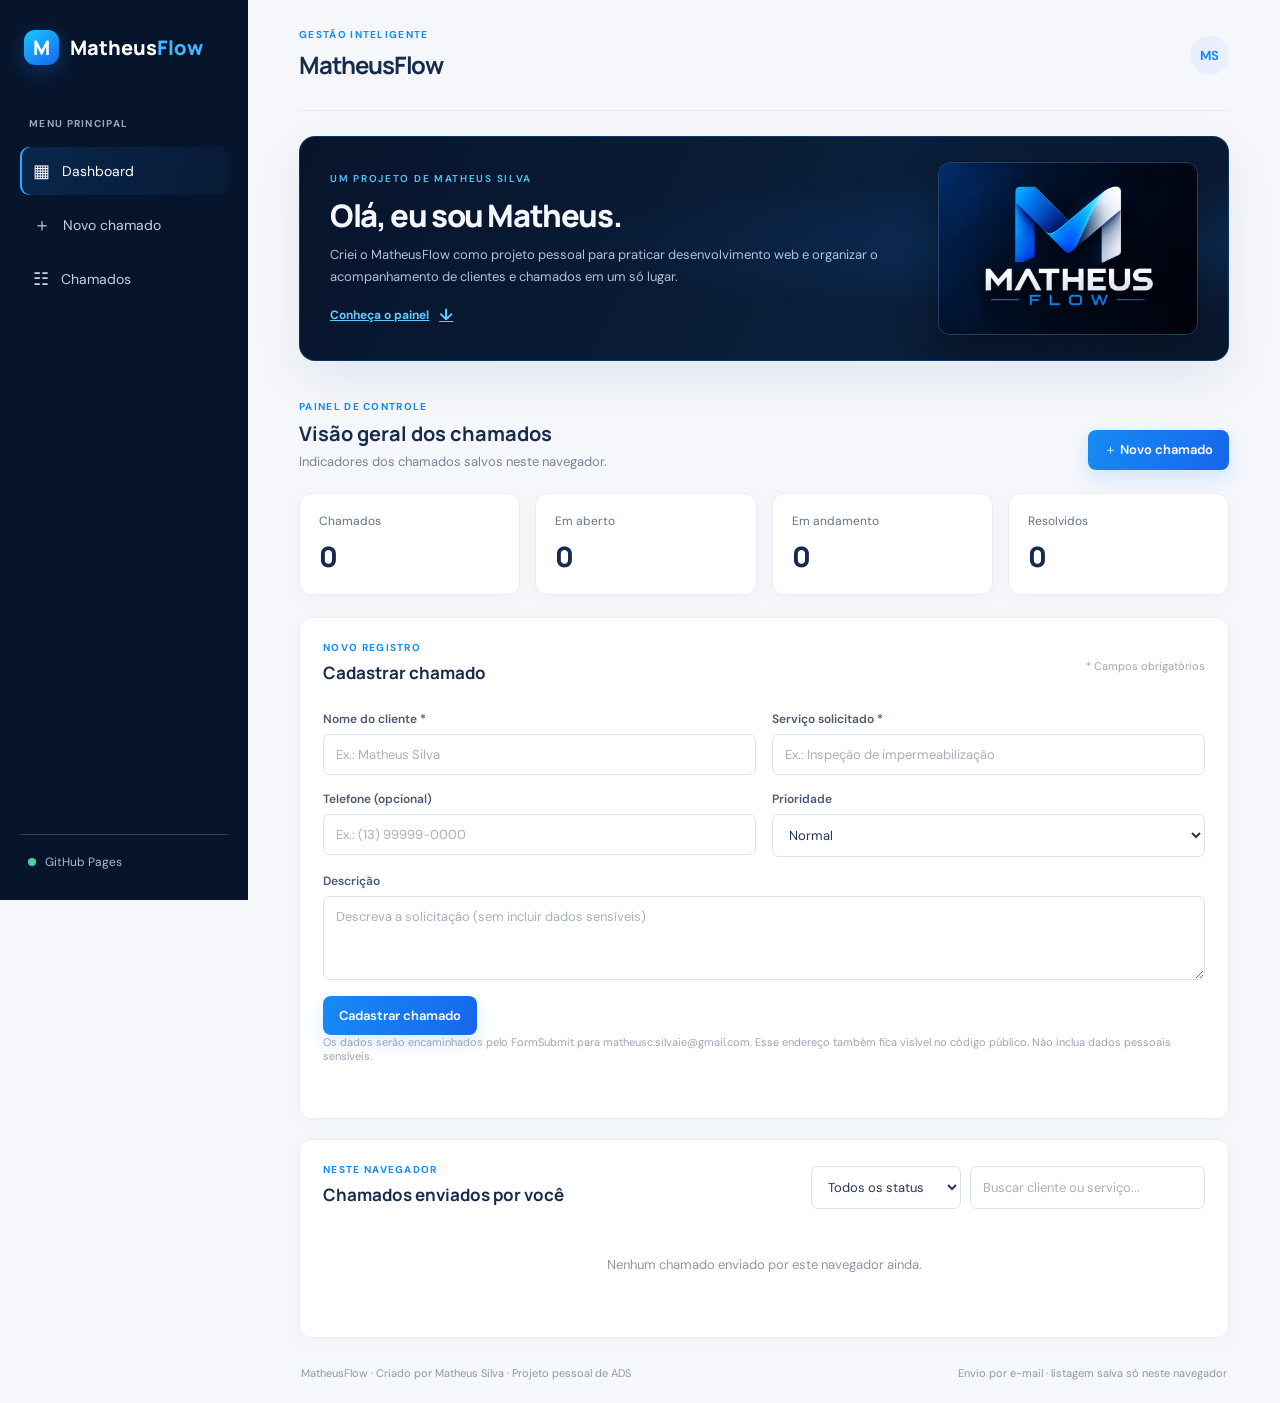
<file: matheusflow/index.html>
<!doctype html>
<html lang="pt-BR">
<head>
  <meta charset="UTF-8">
  <meta name="viewport" content="width=device-width, initial-scale=1.0">
  <meta name="description" content="MatheusFlow, projeto pessoal de Matheus Silva para gestão de clientes e chamados de serviço.">
  <title>MatheusFlow | Meus chamados</title>
  <link rel="stylesheet" href="style.css">
  <script src="script.js?v=20261023-2" defer></script>
</head>
<body>
  <aside class="sidebar">
    <a class="brand" href="#dashboard" aria-label="MatheusFlow início"><span class="brand-icon">M</span><span>Matheus<span class="brand-light">Flow</span></span></a>
    <p class="menu-label">MENU PRINCIPAL</p>
    <a class="nav-link active" href="#dashboard"><span>▦</span> Dashboard</a>
    <a class="nav-link" href="#cadastro"><span>＋</span> Novo chamado</a>
    <a class="nav-link" href="#servicos"><span>☷</span> Chamados</a>
    <div class="sidebar-bottom"><span class="status-dot"></span><span>GitHub Pages</span></div>
  </aside>

  <main class="main-content">
    <header class="topbar"><div><p class="eyebrow">GESTÃO INTELIGENTE</p><h1>MatheusFlow</h1></div><span class="user-avatar" aria-label="Matheus Silva">MS</span></header>
    <section class="intro-panel" aria-labelledby="intro-title">
      <div class="intro-copy"><p class="intro-kicker">UM PROJETO DE MATHEUS SILVA</p><h2 id="intro-title">Olá, eu sou Matheus.</h2><p>Criei o MatheusFlow como projeto pessoal para praticar desenvolvimento web e organizar o acompanhamento de clientes e chamados em um só lugar.</p><a href="#dashboard" class="intro-link">Conheça o painel <span>↓</span></a></div>
      <img class="intro-logo" src="media/matheusflow-logo.jpeg" alt="Logo MatheusFlow, marca pessoal de Matheus Silva">
    </section>
    <section id="dashboard">
      <div class="welcome"><div><p class="eyebrow">PAINEL DE CONTROLE</p><h2>Visão geral dos chamados</h2><p>Indicadores dos chamados salvos neste navegador.</p></div><a href="#cadastro" class="primary-button">＋ Novo chamado</a></div>
      <div class="stats-grid">
        <article class="stat-card"><span class="stat-label">Chamados</span><strong id="totalServices">0</strong></article>
        <article class="stat-card"><span class="stat-label">Em aberto</span><strong id="pendingServices">0</strong></article>
        <article class="stat-card"><span class="stat-label">Em andamento</span><strong id="progressServices">0</strong></article>
        <article class="stat-card"><span class="stat-label">Resolvidos</span><strong id="completedServices">0</strong></article>
      </div>
    </section>

    <section id="cadastro" class="panel">
      <div class="section-heading"><div><p class="eyebrow">NOVO REGISTRO</p><h2>Cadastrar chamado</h2></div><span class="form-hint">* Campos obrigatórios</span></div>
      <form id="serviceForm">
        <div class="form-grid">
          <label>Nome do cliente *<input id="clientName" name="clientName" type="text" maxlength="100" placeholder="Ex.: Matheus Silva" required></label>
          <label>Serviço solicitado *<input id="serviceName" name="serviceName" type="text" maxlength="120" placeholder="Ex.: Inspeção de impermeabilização" required></label>
          <label>Telefone (opcional)<input id="clientPhone" name="phone" type="tel" inputmode="tel" autocomplete="tel" maxlength="30" placeholder="Ex.: (13) 99999-0000"></label>
          <label>Prioridade<select id="servicePriority" name="priority"><option value="normal">Normal</option><option value="alta">Alta</option><option value="urgente">Urgente</option></select></label>
          <label class="full-width">Descrição<textarea id="serviceDescription" name="description" rows="3" maxlength="1000" placeholder="Descreva a solicitação (sem incluir dados sensíveis)"></textarea></label>
        </div>
        <input type="text" name="website" tabindex="-1" autocomplete="off" aria-hidden="true" style="position:absolute;left:-9999px">
        <button type="submit" class="primary-button">Cadastrar chamado</button>
        <p class="form-hint">Os dados serão encaminhados pelo FormSubmit para matheusc.silvaie@gmail.com. Esse endereço também fica visível no código público. Não inclua dados pessoais sensíveis.</p>
        <p id="formFeedback" class="form-feedback" role="status" aria-live="polite"></p>
      </form>
    </section>

    <section id="servicos" class="panel">
      <div class="section-heading list-heading"><div><p class="eyebrow">NESTE NAVEGADOR</p><h2>Chamados enviados por você</h2></div><div class="list-controls"><select id="statusFilter" aria-label="Filtrar por status"><option value="todos">Todos os status</option><option value="Pendente">Pendentes</option><option value="Em andamento">Em andamento</option><option value="Concluído">Concluídos</option></select><input id="searchInput" class="search-input" type="search" placeholder="Buscar cliente ou serviço..." aria-label="Buscar chamados"></div></div>
      <div id="serviceList" class="service-list"></div>
      <p id="emptyMessage" class="empty-message">Nenhum chamado enviado por este navegador ainda.</p>
    </section>
    <footer>MatheusFlow · Criado por Matheus Silva · Projeto pessoal de ADS <span>Envio por e-mail · listagem salva só neste navegador</span></footer>
  </main>
</body>
</html>
</file>
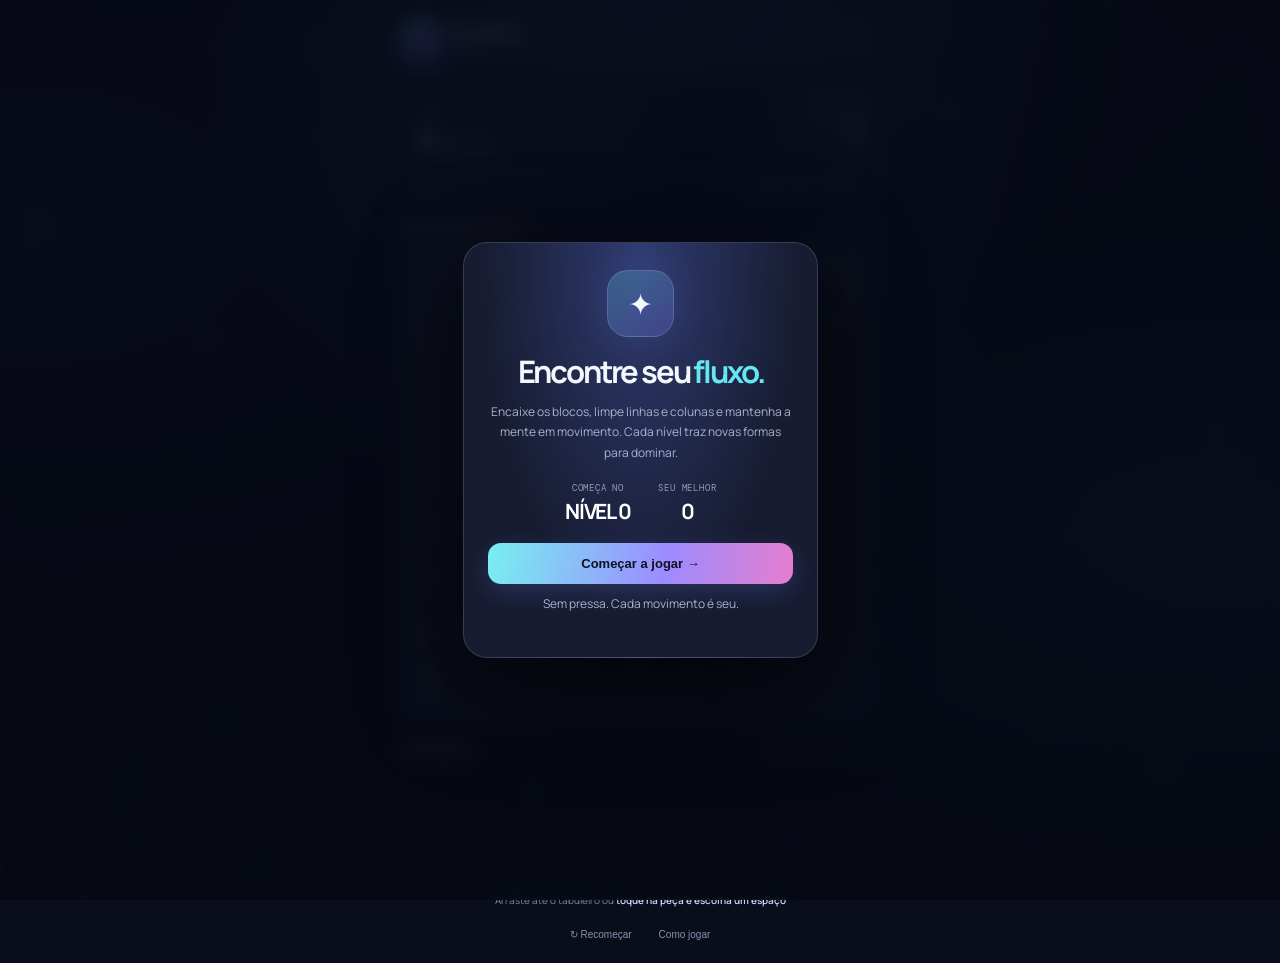
<file: MindFlow/index.html>
<!doctype html>
<html lang="pt-BR">
<head>
  <meta charset="utf-8">
  <meta name="viewport" content="width=device-width,initial-scale=1,viewport-fit=cover">
  <meta name="theme-color" content="#0a0d1a">
  <meta name="description" content="MindFlow: um jogo de puzzle de blocos para exercitar a mente, criar combos e subir de nível.">
  <meta name="mobile-web-app-capable" content="yes">
  <meta name="apple-mobile-web-app-capable" content="yes">
  <meta name="apple-mobile-web-app-status-bar-style" content="black-translucent">
  <meta name="apple-mobile-web-app-title" content="MindFlow">
  <link rel="manifest" href="./manifest.webmanifest">
  <link rel="icon" href="./icon.svg" type="image/svg+xml">
  <link rel="apple-touch-icon" href="./icon-192.png">
  <title>MindFlow — Encontre seu fluxo</title>
  <style>
    @import url('https://fonts.googleapis.com/css2?family=DM+Mono:wght@400;500&family=Manrope:wght@400;500;600;700;800&display=swap');
    :root{color-scheme:dark;--bg:#0a0d1a;--surface:#11172a;--surface2:#172139;--ink:#f5f7ff;--muted:#929cb8;--line:#ffffff14;--cyan:#66e6f0;--blue:#687cff;--pink:#ff65bd;--gold:#ffd978;--mint:#6af0c3;--sans:Manrope,system-ui,sans-serif;--mono:'DM Mono',monospace}
    *{box-sizing:border-box}body{margin:0;min-height:100svh;background:radial-gradient(ellipse at 50% -24%,#28366a 0,transparent 52%),radial-gradient(ellipse at 92% 40%,#1a195033,transparent 45%),var(--bg);color:var(--ink);font-family:var(--sans);overflow-x:hidden}body:before{content:"";position:fixed;z-index:0;inset:-18%;pointer-events:none;background:radial-gradient(ellipse at 17% 33%,#4d42a52a 0,transparent 29%),radial-gradient(ellipse at 82% 58%,#176e8730 0,transparent 30%),radial-gradient(ellipse at 60% 8%,#303e8a24 0,transparent 25%);transform:translate3d(var(--space-x,0px),var(--space-y,0px),0) scale(1.08);animation:nebulaDrift 42s ease-in-out infinite alternate}#spaceCanvas{position:fixed;z-index:0;inset:0;width:100%;height:100%;pointer-events:none;opacity:.9}.shell{z-index:1;width:min(100% - 28px,480px);margin:auto;padding:20px 0 max(18px,env(safe-area-inset-bottom));position:relative}.topbar{display:flex;align-items:center;justify-content:space-between;margin:0 2px 17px}.brand{display:flex;align-items:center;gap:11px}.mark{width:41px;height:41px;position:relative;display:grid;place-items:center;border-radius:14px;background:linear-gradient(145deg,#78f4f1,#6674ff 54%,#b36cff);box-shadow:0 6px 26px #7185ff50;color:#0a1025;font-weight:900;font-size:21px}.mark:after{content:"";position:absolute;inset:5px;border:1px solid #ffffff9c;border-radius:10px;transform:rotate(45deg) scale(.7)}.brand-name{font-size:17px;line-height:1;font-weight:800;letter-spacing:-.06em}.brand-name span{color:var(--cyan)}.tagline{display:block;color:var(--muted);font:9px var(--mono);letter-spacing:.13em;margin-top:5px}.top-actions{display:flex;gap:7px}.icon{width:39px;height:39px;display:grid;place-items:center;border:1px solid var(--line);border-radius:13px;background:#ffffff08;color:#e7ebff;font-size:16px;cursor:pointer;transition:.18s}.icon:hover{background:#ffffff15;transform:translateY(-1px)}.icon[hidden]{display:none}
    .level-card{position:relative;overflow:hidden;padding:16px 17px 14px;border:1px solid #b8c7ff1c;border-radius:19px;background:linear-gradient(118deg,#18233d,#11182d 62%,#171931);box-shadow:0 12px 35px #02040c66}.level-card:after{content:"";position:absolute;width:150px;height:150px;right:-50px;top:-75px;border-radius:50%;background:#6d83ff24;filter:blur(18px);pointer-events:none}.level-row{display:flex;justify-content:space-between;align-items:center;position:relative;z-index:1}.level-label{font:10px var(--mono);letter-spacing:.13em;color:var(--muted);text-transform:uppercase}.level-number{display:flex;align-items:baseline;gap:8px;margin-top:3px}.level-number strong{font-size:27px;letter-spacing:-.08em}.level-number span{font-size:11px;color:var(--cyan);font-weight:700}.score-block{text-align:right}.score-block small{display:block;color:var(--muted);font:9px var(--mono);letter-spacing:.13em}.score-block strong{font-size:21px;letter-spacing:-.05em}.xp-line{height:6px;border-radius:99px;background:#ffffff12;margin-top:12px;overflow:hidden;position:relative}.xp-fill{height:100%;width:0;border-radius:inherit;background:linear-gradient(90deg,var(--cyan),#7788ff 58%,var(--pink));box-shadow:0 0 14px #66e6f077;transition:width .45s cubic-bezier(.2,.75,.2,1)}.xp-caption{display:flex;justify-content:space-between;margin-top:6px;color:#7985a4;font:9px var(--mono)}
    .objective{display:flex;align-items:center;justify-content:space-between;padding:12px 3px 9px}.objective-title{font-size:11px;font-weight:700;letter-spacing:.01em}.objective-title span{color:var(--gold)}.objective-tip{font-size:10px;color:var(--muted)}
    .board-frame{padding:9px;border:1px solid #b2c4ff22;border-radius:19px;background:linear-gradient(145deg,#1b2340,#12192d);box-shadow:0 20px 50px #0005,inset 0 1px #ffffff09;position:relative}.board{display:grid;grid-template-columns:repeat(9,minmax(0,1fr));gap:4px;touch-action:none;user-select:none}.cell{aspect-ratio:1;min-width:0;border-radius:6px;background:linear-gradient(145deg,#ffffff0d,#ffffff06);border:1px solid #ffffff08;transition:background .12s,transform .12s,box-shadow .12s}.cell.filled{background:linear-gradient(145deg,color-mix(in srgb,var(--tile),white 25%),var(--tile) 48%,color-mix(in srgb,var(--tile),#0a0d1a 28%));border-color:#ffffff50;box-shadow:inset 0 1px #ffffff67,inset 0 -3px #0003,0 2px 7px color-mix(in srgb,var(--tile),transparent 68%);animation:pop .18s ease-out both}.cell.preview{background:color-mix(in srgb,var(--preview),transparent 32%);border-color:#fff8;box-shadow:0 0 12px color-mix(in srgb,var(--preview),transparent 45%);transform:scale(.94)}.cell.invalid{background:#ff547078;border-color:#ff9cac}.cell.clearing{animation:clearCell .3s ease-in forwards}.board.shake{animation:shake .23s ease-in-out}.combo-flash{position:absolute;left:50%;top:43%;transform:translate(-50%,-50%) scale(.7);z-index:3;pointer-events:none;color:#fff;font-weight:900;font-size:27px;letter-spacing:-.04em;text-shadow:0 2px 20px #5adffa,0 0 34px #a584ff;opacity:0}.combo-flash.show{animation:combo .85s ease-out forwards}
    .tray-head{display:flex;align-items:center;justify-content:space-between;margin:16px 4px 8px}.tray-head strong{font-size:12px}.tray-head span{font:9px var(--mono);color:var(--muted);letter-spacing:.09em}.tray{display:grid;grid-template-columns:repeat(3,1fr);gap:9px;min-height:119px}.piece-slot{min-height:116px;border:1px solid #ffffff12;border-radius:16px;background:linear-gradient(145deg,#161d32,#111729);display:grid;place-items:center;touch-action:none;cursor:grab;user-select:none;-webkit-user-select:none;transition:border-color .18s,background .18s,transform .18s;position:relative}.piece-slot:active{cursor:grabbing}.piece-slot.selected{border-color:#66e6f099;background:#1c2942;box-shadow:0 0 18px #66e6f021;transform:translateY(-2px)}.piece-slot.dragging{opacity:.3}.piece-slot.used{visibility:hidden}.shape{display:grid;gap:4px;pointer-events:none}.block{width:clamp(16px,4.5vw,21px);height:clamp(16px,4.5vw,21px);border-radius:5px;background:linear-gradient(145deg,color-mix(in srgb,var(--tile),white 22%),var(--tile) 65%,color-mix(in srgb,var(--tile),#060914 22%));border:1px solid #ffffff50;box-shadow:inset 0 1px #ffffff55,inset 0 -2px #0002,0 2px 5px #0003}.drag-ghost{position:fixed;z-index:20;pointer-events:none;opacity:.94;filter:drop-shadow(0 10px 18px #0009);transform:translate(-50%,calc(-100% - 17px)) scale(1.12);transform-origin:bottom center}.drag-ghost .block{width:clamp(19px,5.3vw,24px);height:clamp(19px,5.3vw,24px);border-radius:6px;box-shadow:inset 0 1px #ffffff88,inset 0 -3px #0002,0 0 15px color-mix(in srgb,var(--tile),transparent 50%)}.tip{margin:9px 0 0;text-align:center;color:#7e89a7;font-size:10px}.tip b{color:#cbd7ff;font-weight:600}
    .bottom-strip{display:flex;justify-content:center;gap:17px;margin-top:17px}.text-btn{border:0;background:none;color:#8893b0;font-size:10px;cursor:pointer;padding:5px}.text-btn:hover{color:var(--cyan)}.toast{position:fixed;top:max(16px,env(safe-area-inset-top));left:50%;z-index:9;transform:translate(-50%,-14px);opacity:0;pointer-events:none;white-space:nowrap;padding:10px 15px;border:1px solid #ffffff20;border-radius:99px;background:#202944;color:#edf2ff;font-size:11px;box-shadow:0 10px 30px #0007;transition:.2s}.toast.show{opacity:1;transform:translate(-50%,0)}.overlay{position:fixed;inset:0;z-index:10;display:none;place-items:center;padding:20px;background:#070a14d9;backdrop-filter:blur(10px)}.overlay.show{display:grid}.modal{width:min(100%,355px);padding:27px 24px 23px;text-align:center;border:1px solid #c4d3ff2d;border-radius:24px;background:radial-gradient(ellipse at 50% 0,#303c71,#171c31 64%);box-shadow:0 30px 100px #000a;animation:modalIn .28s cubic-bezier(.2,.8,.2,1) both}.modal-icon{margin:0 auto 13px;width:67px;height:67px;display:grid;place-items:center;border:1px solid #ffffff27;border-radius:21px;background:linear-gradient(145deg,#5ddef044,#8772ff44);font-size:30px;box-shadow:0 0 40px #648dff28}.modal h1{font-size:31px;letter-spacing:-.07em;margin:0}.modal h1 span{color:var(--cyan)}.modal p{color:#a9b3ce;font-size:12px;line-height:1.7;margin:10px 0 19px}.modal .mini-stats{display:flex;justify-content:center;gap:27px;margin:18px 0}.mini-stats div{font:9px var(--mono);letter-spacing:.09em;color:var(--muted);text-transform:uppercase}.mini-stats strong{display:block;font:700 21px var(--sans);color:#fff;letter-spacing:-.05em;margin-top:3px}.primary{width:100%;border:0;border-radius:13px;padding:13px 18px;background:linear-gradient(100deg,#78eff0,#9c8cff 58%,#e67dce);color:#0b1223;font-size:13px;font-weight:800;cursor:pointer;box-shadow:0 8px 24px #7186ff31;transition:transform .18s,filter .18s}.primary:hover{transform:translateY(-2px);filter:brightness(1.1)}.modal-foot{font-size:9px;color:#7f8aa7;margin:13px 0 0}.level-up{position:fixed;inset:0;z-index:8;display:grid;place-items:center;pointer-events:none;opacity:0;background:radial-gradient(ellipse at center,#7c7bff30,transparent 48%)}.level-up.show{animation:levelUp .85s ease-out forwards}.level-up strong{font-size:clamp(34px,10vw,56px);letter-spacing:-.08em;text-align:center;text-shadow:0 0 35px #83f2ff;transform:scale(.6)}
    @keyframes pop{from{transform:scale(.72)}to{transform:scale(1)}}@keyframes clearCell{50%{transform:scale(1.18);filter:brightness(2.4)}to{transform:scale(.2);opacity:0}}@keyframes shake{25%{transform:translateX(-4px)}75%{transform:translateX(4px)}}@keyframes combo{0%{opacity:0;transform:translate(-50%,-20%) scale(.5)}20%{opacity:1;transform:translate(-50%,-55%) scale(1.15)}75%{opacity:1;transform:translate(-50%,-85%) scale(1)}100%{opacity:0;transform:translate(-50%,-125%) scale(.9)}}@keyframes modalIn{from{opacity:0;transform:translateY(12px) scale(.96)}to{opacity:1;transform:none}}@keyframes levelUp{0%{opacity:0}18%{opacity:1}72%{opacity:1}100%{opacity:0}}@keyframes nebulaDrift{from{translate:-1.5% -1%;scale:1}to{translate:1.5% 1%;scale:1.08}}@media(max-width:370px){.shell{width:calc(100% - 20px);padding-top:12px}.board{gap:3px}.board-frame{padding:7px}.cell{border-radius:5px}.piece-slot{min-height:104px}.tray{min-height:106px}}
    @media(prefers-reduced-motion:reduce){*,*:before,*:after{animation-duration:.01ms!important;animation-iteration-count:1!important;scroll-behavior:auto!important;transition-duration:.01ms!important}#spaceCanvas{display:none}body:before{animation:none;transform:none}}
  </style>
</head>
<body>
  <canvas id="spaceCanvas" aria-hidden="true"></canvas>
  <main class="shell">
    <header class="topbar"><div class="brand"><div class="mark">M</div><div><div class="brand-name">mind<span>flow</span></div><small class="tagline">PUZZLE · FOCO · FLUIDEZ</small></div></div><div class="top-actions"><button class="icon" id="installBtn" aria-label="Instalar MindFlow no celular" title="Instalar app" hidden>↓</button><button class="icon" id="soundBtn" aria-label="Ativar ou desativar música eletrônica" title="Música eletrônica">♫</button><button class="icon" id="pauseBtn" aria-label="Pausar jogo" title="Pausar">Ⅱ</button></div></header>
    <section class="level-card"><div class="level-row"><div><span class="level-label">Seu fluxo</span><div class="level-number"><strong id="level">0</strong><span id="levelName">INICIANTE</span></div></div><div class="score-block"><small>PONTUAÇÃO</small><strong id="score">0</strong></div></div><div class="xp-line"><div class="xp-fill" id="xpFill"></div></div><div class="xp-caption"><span id="xpNow">0 pts</span><span id="xpGoal">Próximo nível · 100 pts</span></div></section>
    <div class="objective"><div class="objective-title">META DO NÍVEL <span id="objectiveGoal">100 pts</span></div><div class="objective-tip" id="bestLine">Recorde: 0</div></div>
    <section class="board-frame"><div class="board" id="board" role="grid" aria-label="Tabuleiro MindFlow de 9 por 9"></div><div class="combo-flash" id="comboFlash"></div></section>
    <div class="tray-head"><strong>Suas peças</strong><span>ENCAIXE PARA LIMPAR</span></div><section class="tray" id="tray" aria-label="Peças disponíveis"></section>
    <p class="tip">Arraste até o tabuleiro ou <b>toque na peça e escolha um espaço</b></p>
    <footer class="bottom-strip"><button class="text-btn" id="restartBtn">↻ Recomeçar</button><button class="text-btn" id="helpBtn">Como jogar</button></footer>
  </main>
  <div class="toast" id="toast"></div><div class="level-up" id="levelUp"><strong id="levelUpText">NÍVEL 1</strong></div>
  <div class="overlay show" id="startOverlay"><div class="modal"><div class="modal-icon">✦</div><h1>Encontre seu <span>fluxo.</span></h1><p>Encaixe os blocos, limpe linhas e colunas e mantenha a mente em movimento. Cada nível traz novas formas para dominar.</p><div class="mini-stats"><div>Começa no<strong>nível 0</strong></div><div>Seu melhor<strong id="startBest">0</strong></div></div><button class="primary" id="startBtn">Começar a jogar <span>→</span></button><p class="modal-foot">Sem pressa. Cada movimento é seu.</p></div></div>
  <div class="overlay" id="modal"><div class="modal"><div class="modal-icon" id="modalIcon">✧</div><h1 id="modalTitle">Pausa</h1><p id="modalCopy">Respire. Seu fluxo continua aqui.</p><div class="mini-stats" id="endStats" hidden><div>Pontuação<strong id="finalScore">0</strong></div><div>Nível alcançado<strong id="finalLevel">0</strong></div></div><button class="primary" id="modalAction">Continuar</button><p class="modal-foot" id="modalFoot"></p></div></div>
  <script>
  (()=>{
    const canvas=document.querySelector('#spaceCanvas'),ctx=canvas.getContext('2d');if(!ctx)return;
    const reduceMotion=matchMedia('(prefers-reduced-motion: reduce)');let width=0,height=0,dpr=1,stars=[],frame=0,last=0,active=true,pointerX=0,pointerY=0;
    function resize(){dpr=Math.min(window.devicePixelRatio||1,2);width=innerWidth;height=innerHeight;canvas.width=Math.round(width*dpr);canvas.height=Math.round(height*dpr);canvas.style.width=`${width}px`;canvas.style.height=`${height}px`;ctx.setTransform(dpr,0,0,dpr,0,0);const count=Math.min(230,Math.max(70,Math.floor(width*height/5600)));stars=Array.from({length:count},()=>({x:Math.random()*width,y:Math.random()*height,r:.35+Math.random()*1.35,speed:3+Math.random()*11,drift:-.6+Math.random()*1.2,alpha:.24+Math.random()*.68,phase:Math.random()*Math.PI*2,twinkle:.8+Math.random()*2.4,hue:Math.random()}));draw(0);if(!reduceMotion.matches&&active&&!frame)frame=requestAnimationFrame(animate)}
    function draw(dt){ctx.clearRect(0,0,width,height);for(const s of stars){s.y+=s.speed*dt;s.x+=s.drift*dt;if(s.y>height+3){s.y=-3;s.x=Math.random()*width}if(s.x<-3)s.x=width+3;if(s.x>width+3)s.x=-3;s.phase+=dt*s.twinkle;const alpha=s.alpha*(.72+.28*Math.sin(s.phase));ctx.beginPath();ctx.fillStyle=s.hue>.83?`rgba(173,151,255,${alpha})`:s.hue>.55?`rgba(116,226,255,${alpha})`:`rgba(231,239,255,${alpha})`;ctx.arc(s.x+pointerX*s.r*1.8,s.y+pointerY*s.r*1.8,s.r,0,Math.PI*2);ctx.fill();if(s.r>1.35){ctx.beginPath();ctx.fillStyle=`rgba(108,190,255,${alpha*.1})`;ctx.arc(s.x+pointerX*2,s.y+pointerY*2,s.r*4.5,0,Math.PI*2);ctx.fill()}}}
    function animate(now){frame=0;if(!active||reduceMotion.matches)return;const dt=Math.min((now-last)/1000||0,0.05);last=now;draw(dt);frame=requestAnimationFrame(animate)}
    function stop(){active=false;if(frame){cancelAnimationFrame(frame);frame=0}}
    function resume(){active=true;last=0;if(!reduceMotion.matches&&!frame)frame=requestAnimationFrame(animate)}
    window.addEventListener('resize',resize,{passive:true});window.addEventListener('pointermove',e=>{pointerX=(e.clientX/width-.5)*2;pointerY=(e.clientY/height-.5)*2;document.documentElement.style.setProperty('--space-x',`${pointerX*-12}px`);document.documentElement.style.setProperty('--space-y',`${pointerY*-9}px`)},{passive:true});document.addEventListener('visibilitychange',()=>document.hidden?stop():resume());reduceMotion.addEventListener?.('change',()=>reduceMotion.matches?stop():resume());resize();
  })();
  </script>
  <script>
  (()=>{
    'use strict';
    const SIZE=9, COLORS=['#53dfe1','#887cff','#ff6fbc','#ffd26f','#6be3a3','#ff9275'];
    const BASE_SHAPES=[[[0,0]],[[0,0],[0,1]],[[0,0],[1,0]],[[0,0],[0,1],[1,0]],[[0,0],[0,1],[1,1]],[[0,0],[0,1],[0,2]],[[0,0],[1,0],[2,0]],[[0,0],[0,1],[0,2],[1,0]],[[0,0],[0,1],[0,2],[1,1]],[[0,1],[1,0],[1,1],[1,2]],[[0,0],[1,0],[1,1],[2,1]],[[0,1],[1,0],[1,1],[2,0]],[[0,0],[0,1],[0,2],[0,3]],[[0,0],[1,0],[2,0],[3,0]],[[0,0],[0,1],[0,2],[0,3],[1,0]],[[0,0],[0,1],[1,0],[1,1]],[[0,0],[1,0],[2,0],[2,1]],[[0,1],[1,1],[2,0],[2,1]]];
    const ADVANCED=[[[0,0],[0,1],[0,2],[1,2],[2,2]],[[0,0],[1,0],[2,0],[2,1],[2,2]],[[0,0],[0,1],[1,1],[1,2],[2,2]],[[0,2],[1,1],[1,2],[2,0],[2,1],[2,2]],[[0,0],[0,1],[0,2],[1,0],[1,2],[2,0],[2,1],[2,2]]];
    const $=s=>document.querySelector(s),board=$('#board'),tray=$('#tray'),cells=[];
    let grid=Array.from({length:SIZE},()=>Array(SIZE).fill(null)),score=0,level=0,best=Number(localStorage.getItem('mindflow-best')||0),pieces=[],selected=-1,drag=null,muted=localStorage.getItem('mindflow-muted')==='1',combo=0,locked=false,mode='intro',musicCtx=null,musicBus=null,musicTimer=null,musicStep=0,ignorePieceClickUntil=0;
    $('#startBest').textContent=best;$('#bestLine').textContent=`Recorde: ${best}`;$('#soundBtn').textContent=muted?'♫̸':'♫';
    for(let i=0;i<SIZE*SIZE;i++){const c=document.createElement('div');c.className='cell';c.dataset.r=Math.floor(i/SIZE);c.dataset.c=i%SIZE;c.setAttribute('role','gridcell');board.append(c);cells.push(c)}
    const goalFor=l=>100+Math.max(0,l)*70;
    const levelName=l=>l===0?'INICIANTE':l<3?'EXPLORADOR':l<6?'ESTRATEGISTA':l<10?'MENTE ÁGIL':'MESTRE DO FLUXO';
    function rand(arr){return arr[Math.floor(Math.random()*arr.length)]}
    function updateHud(){const goal=goalFor(level),progress=Math.min(score,goal);$('#level').textContent=level;$('#levelName').textContent=levelName(level);$('#score').textContent=score;$('#xpNow').textContent=`${progress} pts`;$('#xpGoal').textContent=`Próximo nível · ${goal} pts`;$('#objectiveGoal').textContent=`${goal} pts`;$('#xpFill').style.width=`${Math.min(100,progress/goal*100)}%`;$('#bestLine').textContent=`Recorde: ${best}`}
    function drawBoard(){cells.forEach((el,i)=>{const value=grid[Math.floor(i/SIZE)][i%SIZE];el.className='cell';el.style.removeProperty('--tile');if(value){el.classList.add('filled');el.style.setProperty('--tile',value)}})}
    function choicesForLevel(){if(level<2)return BASE_SHAPES.slice(0,12);if(level<4)return BASE_SHAPES.slice(0,16);return BASE_SHAPES.concat(ADVANCED)}
    function makePieces(){pieces=Array.from({length:3},()=>({shape:rand(choicesForLevel()),color:rand(COLORS),used:false}));selected=-1;drawTray()}
    function drawTray(){tray.replaceChildren();pieces.forEach((p,i)=>{const slot=document.createElement('div');slot.className='piece-slot'+(p.used?' used':'')+(selected===i?' selected':'');slot.dataset.index=i;slot.setAttribute('aria-label',`Peça ${i+1}`);const width=Math.max(...p.shape.map(([r,c])=>c))+1;const shape=document.createElement('div');shape.className='shape';shape.style.gridTemplateColumns=`repeat(${width},var(--block-size,20px))`;shape.style.setProperty('--tile',p.color);p.shape.forEach(([r,c])=>{const block=document.createElement('i');block.className='block';block.style.gridRow=r+1;block.style.gridColumn=c+1;shape.append(block)});slot.append(shape);slot.addEventListener('pointerdown',e=>beginDrag(e,i));slot.addEventListener('click',()=>{if(Date.now()<ignorePieceClickUntil||p.used||locked)return;selected=selected===i?-1:i;drawTray();if(selected>=0)toast('Escolha onde encaixar')});tray.append(slot)})}
    function fits(shape,r,c){return shape.every(([dr,dc])=>r+dr>=0&&c+dc>=0&&r+dr<SIZE&&c+dc<SIZE&&!grid[r+dr][c+dc])}
    function clearPreview(){cells.forEach(c=>{c.classList.remove('preview','invalid');c.style.removeProperty('--preview')})}
    function showPreview(shape,r,c,ok,color){clearPreview();shape.forEach(([dr,dc])=>{const rr=r+dr,cc=c+dc;if(rr>=0&&cc>=0&&rr<SIZE&&cc<SIZE){const cell=cells[rr*SIZE+cc];cell.classList.add(ok?'preview':'invalid');cell.style.setProperty('--preview',color)}})}
    function toast(message){const el=$('#toast');el.textContent=message;el.classList.add('show');clearTimeout(toast.timer);toast.timer=setTimeout(()=>el.classList.remove('show'),1300)}
    function sound(freq=500,duration=.09){if(muted)return;try{const ctx=new AudioContext(),osc=ctx.createOscillator(),gain=ctx.createGain();osc.type='sine';osc.frequency.value=freq;gain.gain.setValueAtTime(.045,ctx.currentTime);gain.gain.exponentialRampToValueAtTime(.001,ctx.currentTime+duration);osc.connect(gain);gain.connect(ctx.destination);osc.start();osc.stop(ctx.currentTime+duration);osc.onended=()=>ctx.close()}catch{}}
    function musicTone(freq,time,duration,wave='triangle',volume=.08,endFreq=freq){if(!musicCtx||!musicBus)return;const osc=musicCtx.createOscillator(),gain=musicCtx.createGain();osc.type=wave;osc.frequency.setValueAtTime(freq,time);if(endFreq!==freq)osc.frequency.exponentialRampToValueAtTime(Math.max(1,endFreq),time+duration);gain.gain.setValueAtTime(.0001,time);gain.gain.linearRampToValueAtTime(volume,time+.018);gain.gain.exponentialRampToValueAtTime(.0001,time+duration);osc.connect(gain);gain.connect(musicBus);osc.start(time);osc.stop(time+duration+.02)}
    function musicNoise(time,duration,volume=.025,frequency=7000){if(!musicCtx||!musicBus)return;const length=Math.ceil(musicCtx.sampleRate*duration),buffer=musicCtx.createBuffer(1,length,musicCtx.sampleRate),data=buffer.getChannelData(0);for(let i=0;i<length;i++)data[i]=Math.random()*2-1;const source=musicCtx.createBufferSource(),filter=musicCtx.createBiquadFilter(),gain=musicCtx.createGain();source.buffer=buffer;filter.type='highpass';filter.frequency.value=frequency;gain.gain.setValueAtTime(volume,time);gain.gain.exponentialRampToValueAtTime(.0001,time+duration);source.connect(filter);filter.connect(gain);gain.connect(musicBus);source.start(time);source.stop(time+duration)}
    function musicTick(){if(!musicCtx||!musicBus)return;const t=musicCtx.currentTime+.035,s=musicStep%16;const bass=[45,0,0,0,41,0,0,0,43,0,0,0,40,0,0,0][s];const melody=[69,72,76,72,67,72,76,79,69,72,77,72,67,72,77,81][s];
      if(s%4===0)musicTone(105,t,.24,'sine',.22,48);
      if(s===4||s===12)musicNoise(t,.11,.026,1200);
      if(s%2===1)musicNoise(t,.045,.009,8500);
      if(bass)musicTone(440*Math.pow(2,(bass-69)/12),t,.25,'triangle',.12);
      musicTone(440*Math.pow(2,(melody-69)/12),t,.18,'sine',.035);
      if(s===0||s===8){const chord=s===0?[57,60,64]:[53,57,60];chord.forEach((note,i)=>musicTone(440*Math.pow(2,(note-69)/12),t+i*.012,1.55,'triangle',.018))}
      musicStep=(musicStep+1)%16}
    async function startMusic(){if(muted||mode!=='playing')return;try{if(!musicCtx){musicCtx=new AudioContext();musicBus=musicCtx.createGain();musicBus.gain.value=.22;musicBus.connect(musicCtx.destination)}if(musicCtx.state==='suspended')await musicCtx.resume();if(musicTimer)return;musicStep=0;musicTick();musicTimer=setInterval(musicTick,300)}catch{}}
    function stopMusic(){if(musicTimer){clearInterval(musicTimer);musicTimer=null}}
    function flashCombo(clears){const n=clears>=4?'INCRÍVEL!':clears===3?'MEGA COMBO!':clears===2?'ÓTIMO COMBO!':'LINHA LIMPA!';const el=$('#comboFlash');el.textContent=combo>1?`${n} ×${combo}`:n;el.classList.remove('show');void el.offsetWidth;el.classList.add('show');sound(480+clears*90,.16)}
    function levelCheck(){let advanced=false;while(score>=goalFor(level)){level++;advanced=true}if(advanced){$('#levelUpText').textContent=`NÍVEL ${level} · ${levelName(level)}`;const el=$('#levelUp');el.classList.remove('show');void el.offsetWidth;el.classList.add('show');sound(760,.24);toast(`Nível ${level}! Novas formas desbloqueadas`);updateHud()}}
    function playPiece(index,r,c){const p=pieces[index];if(!p||p.used||locked)return false;if(!fits(p.shape,r,c)){board.classList.remove('shake');void board.offsetWidth;board.classList.add('shake');toast('Esse espaço não comporta a peça');return false}p.shape.forEach(([dr,dc])=>grid[r+dr][c+dc]=p.color);p.used=true;selected=-1;score+=p.shape.length;const rows=[],cols=[];for(let n=0;n<SIZE;n++){if(grid[n].every(Boolean))rows.push(n);if(grid.every(row=>row[n]))cols.push(n)}const clearCount=rows.length+cols.length;if(clearCount){combo++;const points=clearCount*SIZE*10*Math.max(1,combo);score+=points;const indices=new Set();rows.forEach(row=>{for(let col=0;col<SIZE;col++)indices.add(row*SIZE+col)});cols.forEach(col=>{for(let row=0;row<SIZE;row++)indices.add(row*SIZE+col)});indices.forEach(i=>cells[i].classList.add('clearing'));flashCombo(clearCount);setTimeout(()=>{rows.forEach(row=>grid[row].fill(null));cols.forEach(col=>grid.forEach(row=>row[col]=null));drawBoard();finishTurn()},240)}else{combo=0;sound(330,.05);drawBoard();finishTurn()}return true}
    function finishTurn(){if(score>best){best=score;localStorage.setItem('mindflow-best',best)}levelCheck();updateHud();if(pieces.every(p=>p.used))makePieces();else drawTray();if(!anyMove())gameOver()}
    function anyMove(){return pieces.some(p=>!p.used&&Array.from({length:SIZE},(_,r)=>Array.from({length:SIZE},(_,c)=>fits(p.shape,r,c)).some(Boolean)).some(Boolean))}
    function beginDrag(e,i){if(pieces[i].used||locked)return;const slot=e.currentTarget,shapeEl=slot.querySelector('.shape'),rect=shapeEl.getBoundingClientRect(),block=shapeEl.querySelector('.block').getBoundingClientRect(),gap=parseFloat(getComputedStyle(shapeEl).gap)||4,step=block.width+gap;let offset={r:0,c:0},distance=Infinity;for(const [r,c] of pieces[i].shape){const dx=e.clientX-(rect.left+c*step+block.width/2),dy=e.clientY-(rect.top+r*step+block.height/2),d=dx*dx+dy*dy;if(d<distance){distance=d;offset={r,c}}}drag={index:i,slot,startX:e.clientX,startY:e.clientY,offset,moved:false,ghost:null}}
    function startVisualDrag(e){if(!drag||drag.moved)return;drag.moved=true;selected=drag.index;drag.slot.classList.add('dragging');const ghost=document.createElement('div');ghost.className='drag-ghost';ghost.append(drag.slot.querySelector('.shape').cloneNode(true));document.body.append(ghost);drag.ghost=ghost;ignorePieceClickUntil=Date.now()+120}
    window.addEventListener('pointermove',e=>{if(!drag)return;if(!drag.moved&&Math.hypot(e.clientX-drag.startX,e.clientY-drag.startY)>7)startVisualDrag(e);if(!drag.moved)return;drag.ghost.style.left=`${e.clientX}px`;drag.ghost.style.top=`${e.clientY}px`;const cell=document.elementFromPoint(e.clientX,e.clientY)?.closest('.cell');clearPreview();if(cell){const r=+cell.dataset.r-drag.offset.r,c=+cell.dataset.c-drag.offset.c,p=pieces[drag.index];showPreview(p.shape,r,c,fits(p.shape,r,c),p.color)}});
    window.addEventListener('pointerup',e=>{if(!drag)return;const current=drag;drag=null;clearPreview();current.ghost?.remove();current.slot.classList.remove('dragging');if(current.moved){ignorePieceClickUntil=Date.now()+120;const cell=document.elementFromPoint(e.clientX,e.clientY)?.closest('.cell');if(cell)playPiece(current.index,+cell.dataset.r-current.offset.r,+cell.dataset.c-current.offset.c);drawTray()}});
    window.addEventListener('pointercancel',()=>{if(!drag)return;drag.ghost?.remove();drag.slot.classList.remove('dragging');drag=null;clearPreview();drawTray()});
    board.addEventListener('click',e=>{const cell=e.target.closest('.cell');if(!cell||selected<0||drag||locked)return;playPiece(selected,+cell.dataset.r,+cell.dataset.c)});
    function showModal(kind){const m=$('#modal'),stats=$('#endStats'),action=$('#modalAction');m.classList.add('show');stopMusic();if(kind==='pause'){mode='paused';locked=true;$('#modalIcon').textContent='Ⅱ';$('#modalTitle').textContent='Respire.';$('#modalCopy').textContent='Seu fluxo continua aqui, exatamente de onde parou.';stats.hidden=true;action.textContent='Continuar jogo';$('#modalFoot').textContent='';action.onclick=()=>{m.classList.remove('show');locked=false;mode='playing';startMusic()}}else if(kind==='over'){mode='over';locked=true;$('#modalIcon').textContent='✦';$('#modalTitle').textContent='Bom trabalho!';$('#modalCopy').textContent='Toda partida treina uma nova estratégia.';stats.hidden=false;$('#finalScore').textContent=score;$('#finalLevel').textContent=level;action.textContent='Jogar novamente';$('#modalFoot').textContent=`Seu recorde: ${best} pontos`;action.onclick=()=>{m.classList.remove('show');newGame()}}else{mode='help';locked=true;$('#modalIcon').textContent='🧩';$('#modalTitle').textContent='Como jogar';$('#modalCopy').textContent='Encaixe as três peças no tabuleiro. Complete linhas ou colunas para limpá-las e ganhar pontos. Cada limpeza consecutiva aumenta seu combo. Alcance a meta para subir de nível e desbloquear peças mais desafiadoras.';stats.hidden=true;action.textContent='Entendi';$('#modalFoot').textContent='O jogo termina quando nenhuma peça disponível couber.';action.onclick=()=>{m.classList.remove('show');locked=false;mode='playing';startMusic()}}}
    function gameOver(){showModal('over')}
    function newGame(){grid=Array.from({length:SIZE},()=>Array(SIZE).fill(null));score=0;level=0;combo=0;locked=false;mode='playing';drawBoard();makePieces();updateHud();startMusic()}
    $('#startBtn').onclick=()=>{$('#startOverlay').classList.remove('show');newGame()};$('#pauseBtn').onclick=()=>{if(mode==='playing')showModal('pause')};$('#helpBtn').onclick=()=>showModal('help');$('#restartBtn').onclick=()=>{if(mode==='playing')newGame()};$('#soundBtn').onclick=e=>{muted=!muted;localStorage.setItem('mindflow-muted',muted?'1':'0');e.currentTarget.textContent=muted?'♫̸':'♫';toast(muted?'Música desligada':'Música ligada');if(muted)stopMusic();else{sound(560,.08);startMusic()}};
    document.addEventListener('visibilitychange',()=>{if(document.hidden)stopMusic();else if(mode==='playing')startMusic()});
    const installButton=$('#installBtn');let installPrompt=null;const standalone=matchMedia('(display-mode: standalone)').matches||navigator.standalone===true;const isIOS=/iphone|ipad|ipod/i.test(navigator.userAgent);
    if(isIOS&&!standalone)installButton.hidden=false;
    window.addEventListener('beforeinstallprompt',event=>{event.preventDefault();installPrompt=event;installButton.hidden=false});
    window.addEventListener('appinstalled',()=>{installPrompt=null;installButton.hidden=true;toast('MindFlow instalado no aparelho')});
    installButton.addEventListener('click',async()=>{if(installPrompt){installPrompt.prompt();const result=await installPrompt.userChoice;if(result.outcome==='accepted'){installButton.hidden=true;toast('Instalação iniciada')}installPrompt=null}else if(isIOS){toast('No Safari, toque em Compartilhar e depois em Adicionar à Tela de Início')} });
    if('serviceWorker' in navigator&&(location.protocol==='https:'||location.hostname==='localhost'))navigator.serviceWorker.register('./sw.js').catch(()=>{});
    drawBoard();updateHud();
  })();
  </script>
</body>
</html>
</file>
<file: matheusflow/style.css>
@import url('https://fonts.googleapis.com/css2?family=DM+Sans:wght@400;500;600;700&family=Manrope:wght@400;500;600;700;800&display=swap');
:root{font-family:'DM Sans',sans-serif;color:#172b4d;background:#f5f7fb;font-synthesis:none;text-rendering:optimizeLegibility;--blue:#3867e8;--navy:#142747;--muted:#77849a;--line:#e8edf4;--white:#fff}*{box-sizing:border-box}html{scroll-behavior:smooth}body{margin:0;min-height:100vh}.sidebar{position:fixed;inset:0 auto 0 0;width:248px;background:var(--navy);padding:30px 20px;color:#dbe4f4;display:flex;flex-direction:column;z-index:2}.brand{display:flex;align-items:center;gap:11px;color:#fff;text-decoration:none;font:800 20px Manrope,sans-serif;margin:0 0 52px 4px}.brand-icon{display:grid;place-items:center;width:35px;height:35px;background:var(--blue);border-radius:11px;color:#fff}.brand-light{color:#8ea9ff}.menu-label,.eyebrow{font-size:10px;letter-spacing:1.3px;font-weight:700;color:#99a8c0}.menu-label{margin:0 0 14px 9px}.nav-link{color:#c4d0e2;text-decoration:none;padding:12px 13px;margin:3px 0;border-radius:9px;font-size:14px;display:flex;align-items:center;gap:12px}.nav-link span{font-size:18px}.nav-link:hover,.nav-link.active{color:white;background:#263d60}.sidebar-bottom{margin-top:auto;border-top:1px solid #30425d;padding:19px 8px 0;display:flex;align-items:center;gap:9px;font-size:12px;color:#aab9ce}.status-dot{width:8px;height:8px;background:#43d5a0;border-radius:50%}.main-content{max-width:1510px;margin-left:248px;padding:31px clamp(24px,4vw,64px) 18px}.topbar{display:flex;justify-content:space-between;align-items:center;padding-bottom:27px;border-bottom:1px solid var(--line)}h1,h2,p{margin-top:0}.topbar h1{font:700 24px Manrope,sans-serif;margin:2px 0}.eyebrow{color:var(--blue);margin:0 0 7px}.user-avatar{width:39px;height:39px;background:#e9efff;color:var(--blue);display:grid;place-items:center;border-radius:50%;font-weight:700;font-size:13px}.welcome{display:flex;align-items:end;justify-content:space-between;gap:20px;padding:30px 0 23px}.welcome h2,.section-heading h2{font:700 20px Manrope,sans-serif;margin:0 0 6px;color:#172b4d}.welcome p:not(.eyebrow){color:var(--muted);font-size:13px;margin:0}.primary-button{border:0;border-radius:8px;padding:11px 16px;background:var(--blue);color:white;font:600 13px 'DM Sans',sans-serif;text-decoration:none;display:inline-flex;align-items:center;justify-content:center;gap:5px;cursor:pointer;transition:transform .18s,background .18s}.primary-button:hover{background:#2856d2;transform:translateY(-1px)}.stats-grid{display:grid;grid-template-columns:repeat(4,minmax(0,1fr));gap:15px;margin-bottom:22px}.stat-card,.panel{background:var(--white);border:1px solid var(--line);border-radius:12px;box-shadow:0 4px 18px #1b345008}.stat-card{padding:19px;display:flex;flex-direction:column;gap:8px}.stat-label{font-size:12px;color:#63728b}.stat-card strong{font:800 28px Manrope,sans-serif;color:#172b4d}.stat-note{font-size:11px;color:#97a2b3}.panel{padding:23px;margin-bottom:20px;scroll-margin-top:18px}.section-heading{display:flex;align-items:center;justify-content:space-between;gap:16px;margin-bottom:21px}.section-heading h2{font-size:17px}.form-hint{font-size:11px;color:#9aa5b5}form .primary-button{margin-top:16px}.form-grid{display:grid;grid-template-columns:repeat(2,minmax(0,1fr));gap:16px}label{display:flex;flex-direction:column;gap:7px;font-weight:600;font-size:12px;color:#485a74}input,textarea,select{font:400 13px 'DM Sans',sans-serif;color:#263953;background:#fff;border:1px solid #dce3ed;border-radius:7px;padding:11px 12px;outline:none;width:100%}input:focus,textarea:focus,select:focus{border-color:#6e91f5;box-shadow:0 0 0 3px #3867e818}input::placeholder,textarea::placeholder{color:#a7b0be}textarea{resize:vertical;min-height:84px}.full-width{grid-column:1/-1}.form-feedback{display:inline-block;margin:0 0 0 12px;font-size:12px;color:#197b58}.form-feedback.error{color:#ba3c3c}.list-heading{margin-bottom:16px}.list-controls{display:flex;gap:9px}.list-controls select{width:auto;min-width:150px}.search-input{width:235px}.empty-message{padding:28px 12px;text-align:center;color:#8b97a8;font-size:13px}.service-list{display:grid;gap:10px}.service-item{border:1px solid var(--line);border-radius:9px;padding:15px;display:grid;grid-template-columns:minmax(0,1fr) auto;gap:15px;align-items:center}.service-main{min-width:0}.service-title-line{display:flex;align-items:center;gap:9px;flex-wrap:wrap}.service-title-line h3{font:700 14px Manrope,sans-serif;margin:0;color:#203451}.service-meta{font-size:11px;color:#8592a5;margin:6px 0 0}.service-description{font-size:12px;color:#5e6d82;margin:8px 0 0;overflow-wrap:anywhere}.service-actions{display:flex;gap:8px;align-items:center}.status-select{width:145px;padding:8px;font-size:11px}.delete-button{border:1px solid #f0d9d9;background:#fff;color:#bc4b4b;border-radius:7px;padding:8px 10px;font-size:11px;cursor:pointer}.delete-button:hover{background:#fff5f5}.badge{font-size:10px;font-weight:700;border-radius:30px;padding:5px 9px;background:#fff4d9;color:#936300}.badge.progress{background:#e9efff;color:#365dc0}.badge.completed{background:#e3f6ee;color:#21815b}.priority{font-size:10px;color:#718099}.priority.high,.priority.urgent{color:#bd4c3e;font-weight:700}footer{padding:8px 2px 5px;color:#8d99aa;font-size:11px;display:flex;justify-content:space-between;gap:12px}
@media(max-width:1000px){.sidebar{width:210px}.main-content{margin-left:210px;padding-inline:26px}.stats-grid{grid-template-columns:repeat(2,minmax(0,1fr))}}
@media(max-width:680px){.sidebar{position:sticky;top:0;width:auto;height:auto;padding:10px 14px;flex-direction:row;align-items:center;gap:6px;overflow:auto}.brand{font-size:16px;margin:0 9px 0 0;white-space:nowrap}.brand-icon{width:30px;height:30px}.menu-label,.sidebar-bottom{display:none}.nav-link{white-space:nowrap;padding:9px;font-size:11px;margin:0}.nav-link span{font-size:14px}.main-content{margin:0;padding:18px 14px}.topbar{padding-bottom:18px}.topbar h1{font-size:21px}.welcome{align-items:flex-start;flex-direction:column;padding:23px 0 18px}.stats-grid{gap:9px}.stat-card{padding:13px}.stat-card strong{font-size:24px}.panel{padding:16px}.form-grid{grid-template-columns:1fr;gap:13px}.full-width{grid-column:auto}.list-heading{align-items:flex-start;flex-direction:column}.list-controls{width:100%;flex-direction:column}.list-controls select,.search-input{width:100%}.service-item{grid-template-columns:1fr}.service-actions{justify-content:space-between}.status-select{flex:1}.section-heading h2{font-size:16px}footer{flex-direction:column}}
@media(prefers-reduced-motion:reduce){html{scroll-behavior:auto}*,*::before,*::after{transition:none!important}}
:root{--blue:#168bf4;--navy:#07152c}
.main-content{max-width:1510px;padding-top:28px}
.topbar h1{letter-spacing:-.045em}
.brand-icon{background:linear-gradient(145deg,#19c8ff,#1766ed);box-shadow:0 6px 20px #168bff45}
.brand-light{color:#42b8ff}
.nav-link.active,.nav-link:hover{background:linear-gradient(100deg,#147ce52b,#168bff0c);box-shadow:inset 2px 0 #24aaff}
.intro-panel{position:relative;display:grid;grid-template-columns:minmax(0,1fr) minmax(200px,34%);align-items:center;gap:22px;overflow:hidden;margin:25px 0 9px;padding:25px 30px;border:1px solid #168bff42;border-radius:16px;background:radial-gradient(ellipse at 85% 48%,#147be92c,transparent 45%),linear-gradient(115deg,#07152c,#0a1e3b 62%,#08152b);box-shadow:0 18px 48px #0b2c5514}
.intro-panel:after{content:"";position:absolute;inset:0;pointer-events:none;background:linear-gradient(110deg,transparent 40%,#70c9ff0b 70%,transparent);background-size:200% 100%;animation:introSheen 8s linear infinite}
.intro-copy{position:relative;z-index:1;max-width:610px}.intro-kicker{margin:0 0 9px;color:#4fc5ff;font:600 10px 'DM Sans',sans-serif;letter-spacing:1.7px}.intro-copy h2{margin:0 0 8px;color:#f5f9ff;font:800 clamp(22px,3vw,31px) Manrope,sans-serif;letter-spacing:-.045em}.intro-copy>p:not(.intro-kicker){max-width:590px;margin:0;color:#b1c1d8;font-size:13px;line-height:1.7}.intro-link{display:inline-flex;align-items:center;gap:10px;margin-top:16px;color:#62cbff;font-size:12px;font-weight:700}.intro-link span{font-size:16px;transition:transform .2s}.intro-link:hover span{transform:translateY(3px)}
.intro-logo{position:relative;z-index:1;width:100%;max-width:260px;justify-self:end;aspect-ratio:3/2;object-fit:cover;border:1px solid #8edcff30;border-radius:12px;box-shadow:0 14px 36px #0005;animation:logoHover 6s ease-in-out infinite}
.primary-button{background:linear-gradient(110deg,#168bf4,#1766ed);box-shadow:0 8px 20px #168bff2a}
.stat-card{transition:transform .2s,border-color .2s,box-shadow .2s}.stat-card:hover{transform:translateY(-3px);border-color:#168bff55;box-shadow:0 12px 28px #1b345012}
@keyframes introSheen{from{background-position:180% 0}to{background-position:-80% 0}}
@keyframes logoHover{0%,100%{transform:translateY(0) rotateY(-3deg)}50%{transform:translateY(-5px) rotateY(3deg)}}
@media(max-width:680px){.intro-panel{grid-template-columns:1fr;padding:22px;gap:18px;margin-top:18px}.intro-logo{width:min(100%,280px);justify-self:start}.intro-copy>p:not(.intro-kicker){font-size:12px}.main-content{padding-top:16px}}
@media(prefers-reduced-motion:reduce){.intro-panel:after,.intro-logo{animation:none!important}.stat-card{transition:none!important}}
</file>
